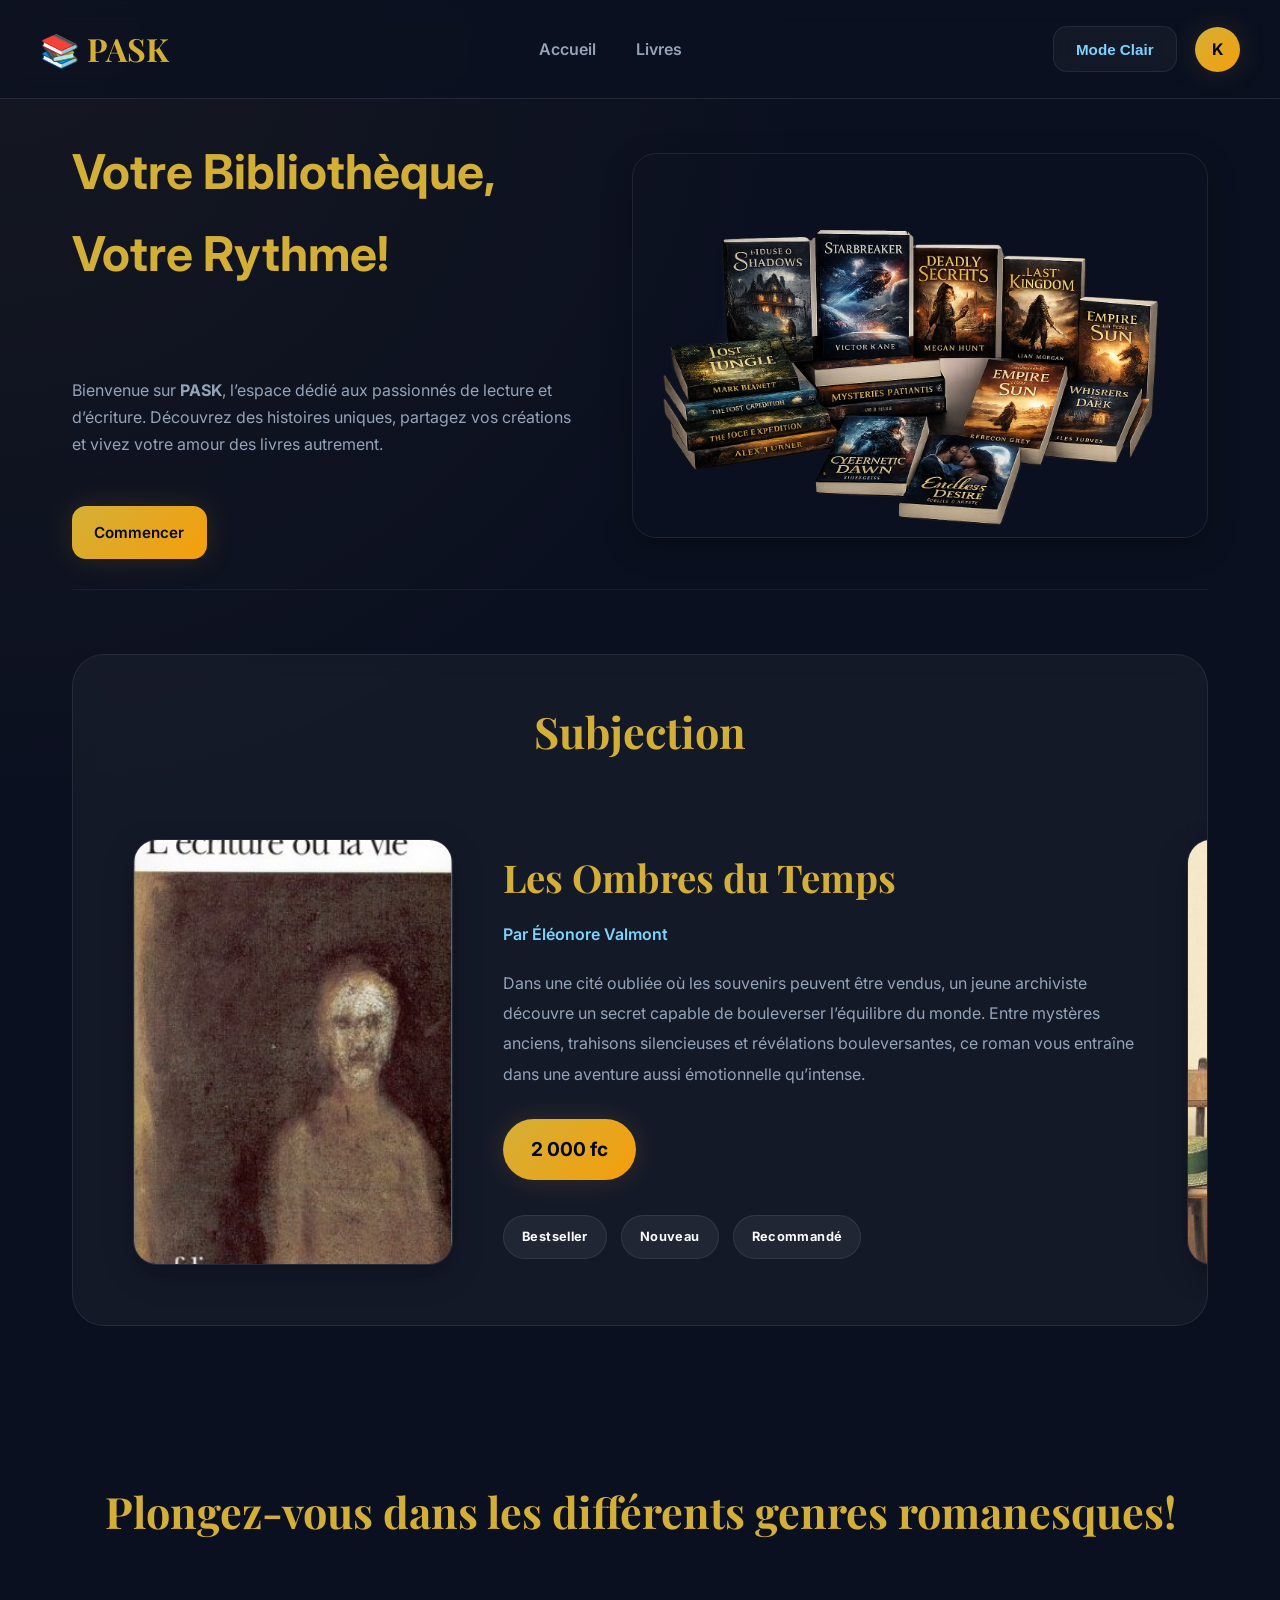
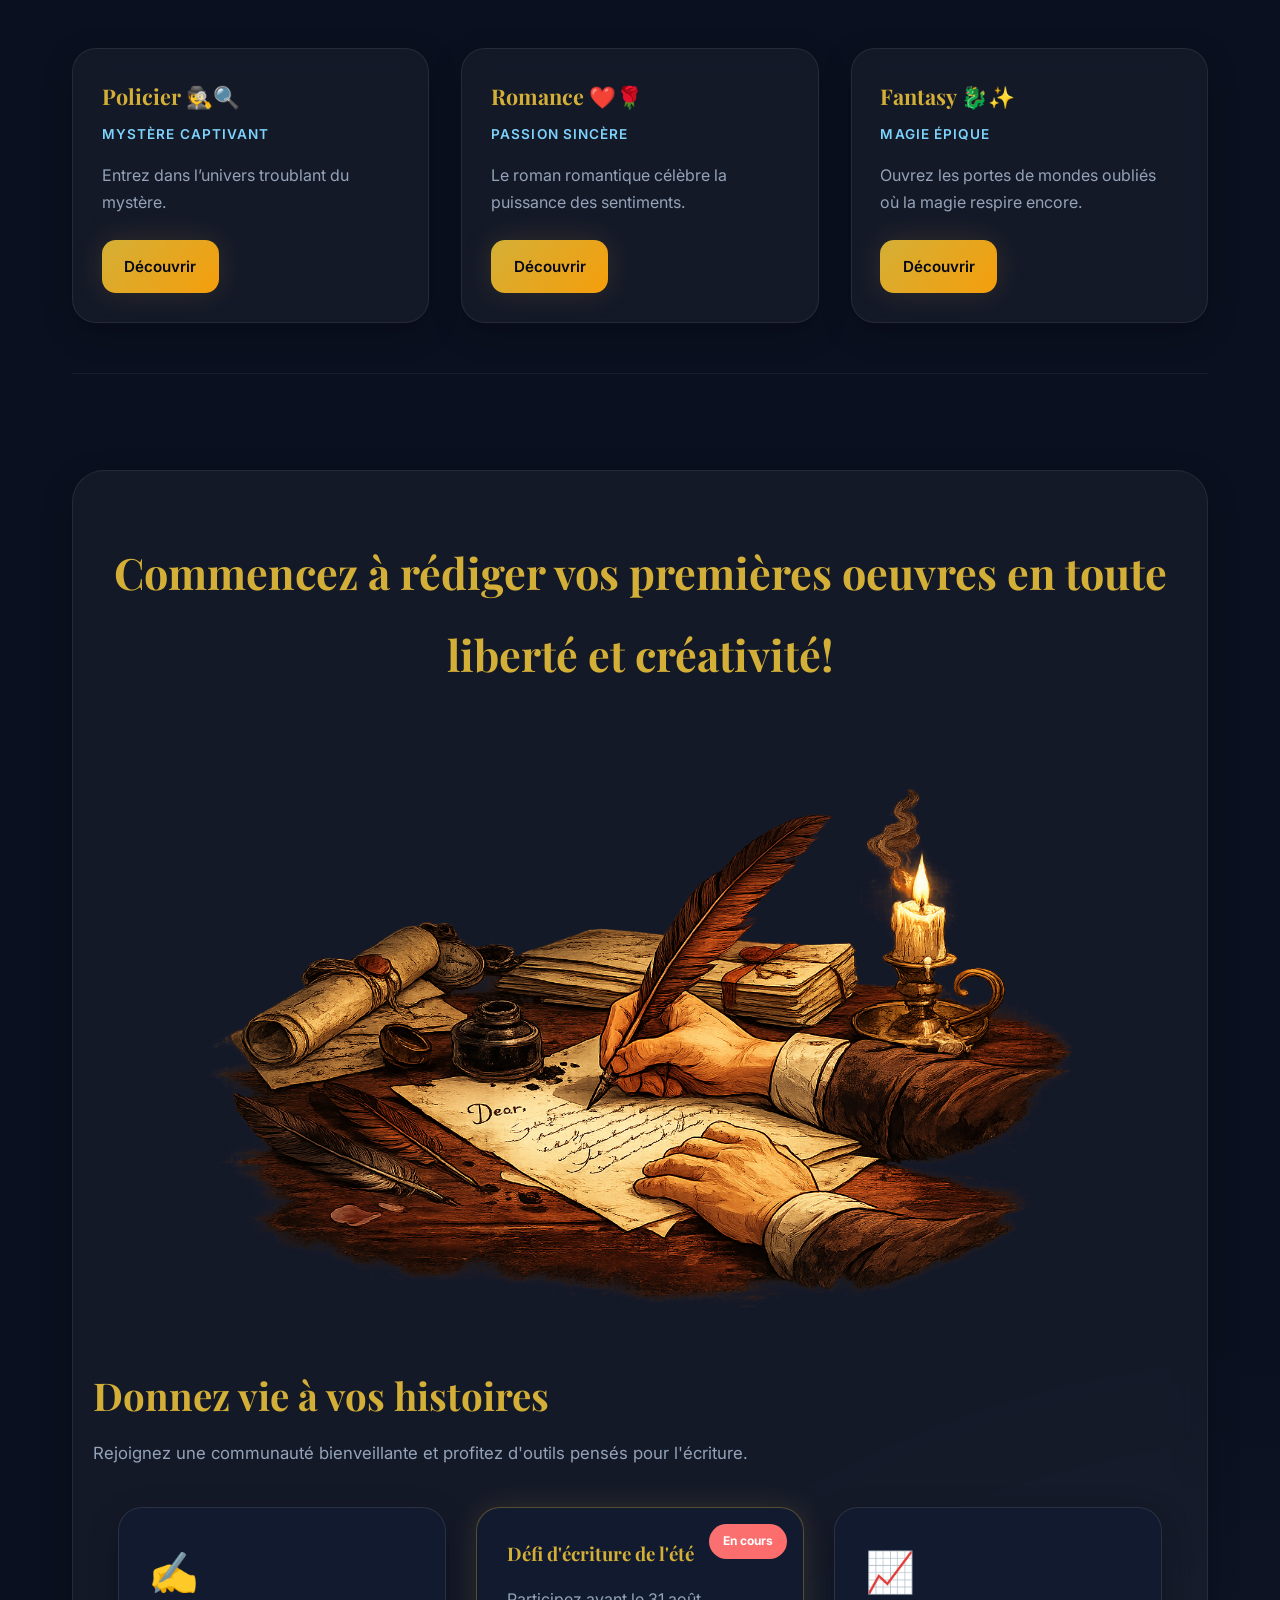
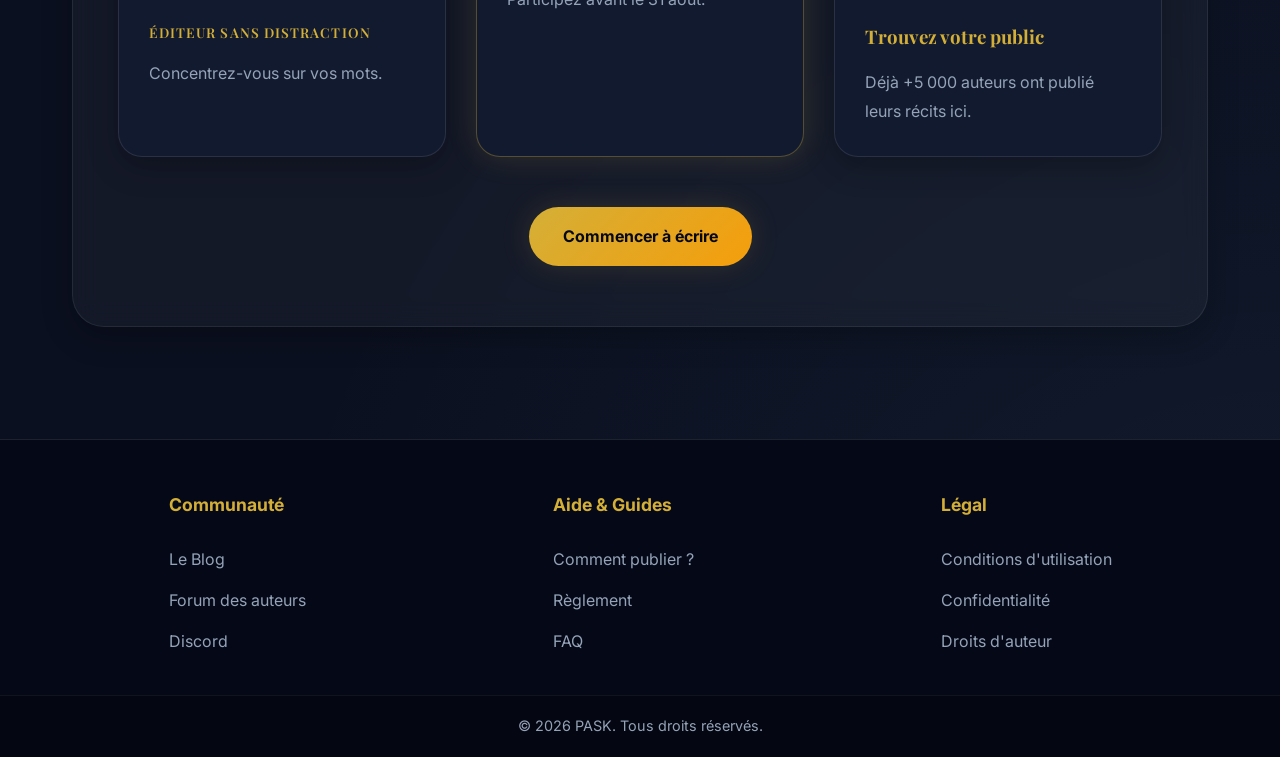
<file: index.html>
<!DOCTYPE html>
<html lang="fr">
<head>
    <meta charset="UTF-8">
    <meta name="viewport" content="width=device-width, initial-scale=1.0">
    <title>PASK | Accueil</title>
   
    <link href="https://fonts.googleapis.com/css2?family=Inter:wght@300;400;500;600;700;800&family=Playfair+Display:wght@600;700;800&display=swap" rel="stylesheet">
    
    <link rel="stylesheet" href="index.css">

</head>

<body>

    <div class="principal">

        <!-- NAVBAR -->
        <header class="navbar">

            <div class="logo">
                📚 PASK
            </div>

            <nav class="nav-center">
                <a href="index.html">Accueil</a>
                <a href="livre.html">Livres</a>
            </nav>

            <div class="nav-right">

                <button id="theme-toggle" class="btn btn-secondary">
                    Mode Clair
                </button>

                <div class="profile">
                    K
                </div>

            </div>

        </header>

        <main class="container">
        
        <section style="margin-bottom: 4rem; border-bottom: 1px solid var(--border-muted); padding-bottom: 30px;">
            
            <div class="container-hero">

                <div>

                    <article class="presentation">

                        <h2 style="color: var(--primary); margin-bottom: 2rem; font-size: 3rem; padding-bottom: 50px;">
                        Votre <strong>Bibliothèque</strong>, Votre <strong>Rythme</strong>!
                        </h2>

                        <p class="text-muted" style="max-width: 600px; margin: 0 auto;">
                        Bienvenue sur <strong>PASK</strong>, l’espace dédié aux passionnés de lecture et d’écriture. 
                        Découvrez des histoires uniques, partagez vos créations et vivez votre amour des livres autrement.
                        </p>

                    </article>

                    <a href="#" class="btn btn-primary" style="margin-top: 3rem;">Commencer</a>

                </div>

                <article>
                    <img src="/IMG/pagueil/ChatGPT Image 22 avr. 2026, 00_08_32.png" alt="Livres" class="livres_img">
                </article>
                
            </div>
            
        </section>

        <!-- SUBJECTION -->

        <section class="subjection">

            <h2>Subjection</h2>

            <div class="subjection-slider" id="subjectionSlider">

                <!-- Livre 1 -->

                <div class="subjection-book">

                    <div class="subjection-image">
                        <img src="/IMG/pagueil/L'écriture ou la vie de Jorge Semprun_ Meilleure lecture cette année.jpeg" alt="">
                    </div>

                    <div class="subjection-content">

                        <h3>Les Ombres du Temps</h3>

                        <p class="author">
                            Par Éléonore Valmont
                        </p>

                        <p class="summary">
                            Dans une cité oubliée où les souvenirs peuvent être vendus, un jeune archiviste découvre un secret capable de bouleverser l’équilibre du monde. Entre mystères anciens, trahisons silencieuses et révélations bouleversantes, ce roman vous entraîne dans une aventure aussi émotionnelle qu’intense.
                        </p>

                        <div class="price">
                            2 000 fc
                        </div>

                        <div class="badges">
                            <span class="book-badge">Bestseller</span>
                            <span class="book-badge">Nouveau</span>
                            <span class="book-badge">Recommandé</span>
                        </div>

                    </div>

                </div>

                <!-- Livre 2 -->

                <div class="subjection-book">

                    <div class="subjection-image">
                        <img src="/IMG/pagueil/Request Rejected.jpeg" alt="">
                    </div>

                    <div class="subjection-content">

                        <h3>La Dernière Éclipse</h3>

                        <p class="author">
                            Par Nathan Karel
                        </p>

                        <p class="summary">
                            Une catastrophe astronomique menace l’humanité tandis qu’une jeune scientifique tente de décrypter un manuscrit interdit. Entre science, suspense et émotions humaines, ce roman construit une tension grandissante jusqu’à un final spectaculaire.
                        </p>

                        <div class="price">
                            1 900 fc
                        </div>

                        <div class="badges">
                            <span class="book-badge">Populaire</span>
                            <span class="book-badge">Bestseller</span>
                            <span class="book-badge">Recommandé</span>
                        </div>

                    </div>

                </div>

            </div>

        </section>

        <section style="margin: auto; margin-bottom: 6rem; padding-top: 3rem;" class="genres">
            <h2 style="text-align: center;">
                Plongez-vous dans les différents genres romanesques!
            </h2>
        </section>

        <div class="grid" style="border-bottom: 1px solid var(--border-muted); padding-bottom: 50px; margin-bottom: 6rem;">
             
            <article class="card">
                <h3 class="card-title">Policier 🕵️🔍</h3>
                <p class="card-subtitle">Mystère Captivant</p>
                <p class="card-text">
                    Entrez dans l’univers troublant du mystère.
                </p>
                <a href="#" class="btn btn-primary">Découvrir</a>
            </article>

            <article class="card">
                <h3 class="card-title">Romance ❤️🌹</h3>
                <p class="card-subtitle">Passion sincère</p>
                <p class="card-text">
                    Le roman romantique célèbre la puissance des sentiments.
                </p>
                <a href="#" class="btn btn-primary">Découvrir</a>
            </article>

            <article class="card">
                <h3 class="card-title">Fantasy 🐉✨</h3>
                <p class="card-subtitle">Magie Épique</p>
                <p class="card-text">
                    Ouvrez les portes de mondes oubliés où la magie respire encore.
                </p>
                <a href="#" class="btn btn-primary">Découvrir</a>
            </article>

        </div>

        <!-- AUTEURS -->

        <section class="espace-auteurs">
        
            <section style="margin-bottom: 3rem;" class="genres">
                <h2 style="text-align: center;">
                    Commencez à rédiger vos premières oeuvres en toute liberté et créativité!
                </h2>
            </section>

            <img src="/IMG/pagueil/ChatGPT Image 7 mai 2026, 01_39_53.png" alt="write" style="width: 930px; margin: auto;">

            <div class="auteurs-en-tete">
                <h2>Donnez vie à vos histoires</h2>
                <p>Rejoignez une communauté bienveillante et profitez d'outils pensés pour l'écriture.</p>
            </div>

            <div class="auteurs-grille">
                
                <div class="carte-auteur">
                    <div class="icone">✍️</div>
                    <h3 class="card-subtitle">Éditeur sans distraction</h3>
                    <p>Concentrez-vous sur vos mots.</p>
                </div>

                <div class="carte-auteur carte-concours">
                    <span class="badge">En cours</span>
                    <h3>Défi d'écriture de l'été</h3>
                    <p>Participez avant le 31 août.</p>
                </div>

                <div class="carte-auteur">
                    <div class="icone">📈</div>
                    <h3>Trouvez votre public</h3>
                    <p>Déjà +5 000 auteurs ont publié leurs récits ici.</p>
                </div>

            </div>

            <div class="auteurs-action">
                <a href="#" class="bouton-ecrire">Commencer à écrire</a>
            </div>

        </section>

    </main>
    </div>

    <footer class="site-footer">

        <div class="footer-colonnes">
        
            <div class="colonne">
                <h3>Communauté</h3>
                <a href="#">Le Blog</a>
                <a href="#">Forum des auteurs</a>
                <a href="#">Discord</a>
            </div>

            <div class="colonne">
                <h3>Aide & Guides</h3>
                <a href="#">Comment publier ?</a>
                <a href="#">Règlement</a>
                <a href="#">FAQ</a>
            </div>

            <div class="colonne">
                <h3>Légal</h3>
                <a href="#">Conditions d'utilisation</a>
                <a href="#">Confidentialité</a>
                <a href="#">Droits d'auteur</a>
            </div>

        </div>

        <div class="footer-bas">
            <p>&copy; 2026 PASK. Tous droits réservés.</p>
        </div>

    </footer>

    <script>

        document.addEventListener('DOMContentLoaded', () => {

            const themeToggleBtn = document.getElementById('theme-toggle');

            themeToggleBtn.addEventListener('click', () => {

                document.body.classList.toggle('light');

                if (document.body.classList.contains('light')) {
                    themeToggleBtn.innerText = 'Mode Sombre';
                } else {
                    themeToggleBtn.innerText = 'Mode Clair';
                }

            });

            // SLIDER AUTOMATIQUE

            const slider = document.getElementById('subjectionSlider');

            let index = 0;

            setInterval(() => {

                index++;

                if(index > 1){
                    index = 0;
                }

                slider.style.transform = `translateX(-${index * 100}%)`;

            }, 5000);

        });

    </script>

</body>
</html>
</file>
<file: index.css>
/* ==========================================================================
   1. VARIABLES PREMIUM PASK
   ========================================================================== */

:root{

--bg-dark:#050816;
--bg:#0b1020;
--bg-light:#121a2f;

--text:#f8fafc;
--text-muted:#94a3b8;

--primary:#d4af37;
--secondary:#7dd3fc;
--highlight:#f59e0b;

--border:rgba(255,255,255,0.10);
--border-muted:rgba(255,255,255,0.05);

--danger:#f87171;
--warning:#facc15;
--success:#4ade80;
--info:#60a5fa;

--glass:rgba(255,255,255,0.04);
--glass-border:rgba(255,255,255,0.08);
--modal-overlay-bg:rgba(5,8,22,0.85);

--shadow-soft:0 10px 30px rgba(0,0,0,0.25);
--shadow-gold:0 0 30px rgba(212,175,55,0.15);

--font-serif:'Playfair Display',serif;
--font-sans:'Inter',sans-serif;

--transition:all .45s cubic-bezier(.16,1,.3,1);
}

/* ==========================================================================
   MODE CLAIR
   ========================================================================== */

body.light{

--bg-dark:#f1f5f9;
--bg:#f8fafc;
--bg-light:#ffffff;

--text:#0f172a;
--text-muted:#475569;

--border:rgba(15,23,42,0.08);
--border-muted:rgba(15,23,42,0.04);

--glass:rgba(15,23,42,0.02);
--glass-border:rgba(15,23,42,0.08);
--modal-overlay-bg:rgba(248,250,252,0.85);

--shadow-soft:0 10px 30px rgba(15,23,42,0.08);

}

/* ==========================================================================
   RESET
   ========================================================================== */

*,
*::before,
*::after{
box-sizing:border-box;
margin:0;
padding:0;
}

html{
scroll-behavior:smooth;
}

body{
font-family:var(--font-sans);
background:
radial-gradient(circle at top left, rgba(212,175,55,0.05), transparent 20%),
radial-gradient(circle at bottom right, rgba(125,211,252,0.06), transparent 25%),
var(--bg);
color:var(--text);
line-height:1.7;
transition:var(--transition);
overflow-x:hidden;
}

img{
max-width:100%;
display:block;
}

a{
text-decoration:none;
color:inherit;
}

.container{
max-width:1200px;
margin:auto;
padding:2rem;
}

.text-muted{
color:var(--text-muted);
}

/* ==========================================================================
   NAVBAR
   ========================================================================== */

.navbar{
width:100%;
display:flex;
align-items:center;
justify-content:space-between;
padding:22px 40px;
background:rgba(11,16,32,0.75);
backdrop-filter:blur(12px);
border-bottom:1px solid var(--border);
position:sticky;
top:0;
z-index:999;
}

body.light .navbar{
background:rgba(255,255,255,0.8);
}

.logo{
font-size:2rem;
font-weight:700;
font-family:var(--font-serif);
color:var(--primary);
}

.nav-center{
display:flex;
align-items:center;
gap:40px;
}

.nav-center a{
font-size:1rem;
font-weight:600;
color:var(--text-muted);
transition:var(--transition);
position:relative;
}

.nav-center a:hover{
color:var(--primary);
}

.nav-center a::after{
content:"";
position:absolute;
bottom:-8px;
left:0;
width:0;
height:2px;
background:var(--primary);
transition:var(--transition);
}

.nav-center a:hover::after{
width:100%;
}

.nav-right{
display:flex;
align-items:center;
gap:18px;
}

.profile{
width:45px;
height:45px;
border-radius:50%;
background:linear-gradient(
135deg,
var(--primary),
var(--highlight)
);
display:flex;
align-items:center;
justify-content:center;
font-weight:700;
color:var(--bg-dark);
font-size:1rem;
box-shadow:var(--shadow-gold);
}

/* ==========================================================================
   BUTTONS
   ========================================================================== */

.btn{
display:inline-flex;
align-items:center;
justify-content:center;
gap:10px;
padding:.85rem 1.4rem;
border:none;
border-radius:14px;
font-weight:600;
cursor:pointer;
transition:var(--transition);
font-size:.95rem;
}

.btn:hover{
transform:translateY(-3px);
}

.btn-primary{
background:linear-gradient(
135deg,
var(--primary),
var(--highlight)
);
color:var(--bg-dark);
box-shadow:var(--shadow-gold);
}

.btn-secondary{
background:var(--glass);
backdrop-filter:blur(10px);
border:1px solid var(--glass-border);
color:var(--secondary);
}

/* ==========================================================================
   HERO
   ========================================================================== */

.presentation{
width:500px;
}

.container-hero{
width:100%;
display:flex;
justify-content:space-evenly;
align-items:center;
gap:60px;
}

.principal{
display:flex;
flex-direction:column;
min-height:100vh;
}

.livres_img{
width:600px;
margin:auto;
border-radius:24px;
overflow:hidden;
box-shadow:var(--shadow-soft);
border:1px solid var(--glass-border);
}

/* ==========================================================================
   SUBJECTION
   ========================================================================== */

.subjection{
margin-bottom:6rem;
padding:40px;
border-radius:32px;
background:var(--glass);
border:1px solid var(--glass-border);
backdrop-filter:blur(12px);
overflow:hidden;
position:relative;
}

.subjection h2{
font-size:2.7rem;
text-align:center;
margin-bottom:50px;
font-family:var(--font-serif);
color:var(--primary);
}

.subjection-slider{
display:flex;
transition:transform .8s ease;
}

.subjection-book{
min-width:100%;
display:flex;
align-items:center;
gap:50px;
padding:20px;
}

.subjection-image{
width:320px;
aspect-ratio:3/4;
overflow:hidden;
border-radius:24px;
flex-shrink:0;
box-shadow:var(--shadow-soft);
border:1px solid var(--glass-border);
}

.subjection-image img{
width:100%;
height:100%;
object-fit:cover;
}

.subjection-content{
flex:1;
}

.subjection-content h3{
font-size:2.4rem;
font-family:var(--font-serif);
margin-bottom:10px;
color:var(--primary);
}

.author{
font-size:1rem;
margin-bottom:20px;
color:var(--secondary);
font-weight:600;
}

.summary{
color:var(--text-muted);
margin-bottom:30px;
line-height:1.9;
}

.price{
display:inline-flex;
align-items:center;
justify-content:center;
padding:14px 28px;
border-radius:999px;
background:linear-gradient(
135deg,
var(--primary),
var(--highlight)
);
color:var(--bg-dark);
font-size:1.2rem;
font-weight:700;
margin-bottom:25px;
box-shadow:var(--shadow-gold);
}

.badges{
display:flex;
flex-wrap:wrap;
gap:14px;
margin-top:10px;
}

.book-badge{
padding:10px 18px;
border-radius:999px;
font-size:.8rem;
font-weight:700;
letter-spacing:.03em;
background:rgba(255,255,255,0.06);
border:1px solid var(--glass-border);
color:var(--text);
}

/* ==========================================================================
   GENRES
   ========================================================================== */

section.genres{
font-family:var(--font-serif);
font-size:1.15rem;
line-height:1.9;
color:var(--text);
text-align:justify;
}

section.genres h2{
font-size:2.7rem;
margin-bottom:1rem;
color:var(--primary);
}

/* ==========================================================================
   GRID
   ========================================================================== */

.grid{
display:grid;
grid-template-columns:repeat(auto-fill,minmax(300px,1fr));
gap:2rem;
margin-top:2rem;
}

.card{
background:var(--glass);
backdrop-filter:blur(14px);
border:1px solid var(--glass-border);
border-radius:24px;
padding:1.8rem;
transition:var(--transition);
box-shadow:var(--shadow-soft);
overflow:hidden;
position:relative;
}

.card:hover{
transform:translateY(-8px);
border-color:rgba(212,175,55,0.25);
box-shadow:var(--shadow-gold);
}

.card-title{
font-size:1.35rem;
margin-bottom:.5rem;
font-weight:700;
color:var(--primary);
font-family:var(--font-serif);
}

.card-subtitle{
font-size:.85rem;
text-transform:uppercase;
letter-spacing:.08em;
margin-bottom:1rem;
color:var(--secondary);
font-weight:600;
}

.card-text{
color:var(--text-muted);
margin-bottom:1.5rem;
}

/* ==========================================================================
   AUTEURS
   ========================================================================== */

.espace-auteurs{
background:var(--glass);
border:1px solid var(--glass-border);
border-radius:32px;
padding:60px 20px;
backdrop-filter:blur(14px);
box-shadow:var(--shadow-soft);
}

.auteurs-en-tete h2{
font-size:2.4rem;
margin-bottom:10px;
color:var(--primary);
font-family:var(--font-serif);
}

.auteurs-en-tete p{
font-size:1.05rem;
margin-bottom:40px;
color:var(--text-muted);
}

.auteurs-grille{
display:flex;
justify-content:center;
gap:30px;
max-width:1100px;
margin:auto;
flex-wrap:wrap;
}

.carte-auteur{
background:var(--bg-light);
border:1px solid var(--border);
border-radius:24px;
padding:30px;
width:30%;
min-width:280px;
box-shadow:var(--shadow-soft);
transition:var(--transition);
position:relative;
overflow:hidden;
}

.carte-auteur:hover{
transform:translateY(-8px);
border-color:rgba(212,175,55,0.25);
}

.carte-auteur .icone{
font-size:2.5rem;
margin-bottom:15px;
}

.carte-auteur h3{
margin-bottom:15px;
color:var(--primary);
font-family:var(--font-serif);
}

.carte-auteur p{
color:var(--text-muted);
line-height:1.8;
}

.carte-concours{
border:1px solid rgba(212,175,55,0.35);
box-shadow:var(--shadow-gold);
}

.badge{
position:absolute;
top:16px;
right:16px;
background:linear-gradient(
135deg,
var(--danger),
#ff6b6b
);
color:white;
padding:7px 14px;
border-radius:999px;
font-size:.75rem;
font-weight:700;
}

.auteurs-action{
margin-top:50px;
text-align:center;
}

.bouton-ecrire{
display:inline-flex;
align-items:center;
justify-content:center;
padding:16px 34px;
border-radius:999px;
background:linear-gradient(
135deg,
var(--primary),
var(--highlight)
);
color:var(--bg-dark);
font-weight:700;
transition:var(--transition);
box-shadow:var(--shadow-gold);
}

/* ==========================================================================
   FOOTER
   ========================================================================== */

.site-footer{
margin-top:80px;
background:var(--bg-dark);
border-top:1px solid var(--border);
padding-top:50px;
}

.footer-colonnes{
display:flex;
justify-content:space-around;
max-width:1200px;
margin:auto;
padding:0 20px 40px;
gap:30px;
}

.colonne{
display:flex;
flex-direction:column;
gap:14px;
}

.colonne h3{
font-size:1.1rem;
color:var(--primary);
margin-bottom:12px;
}

.colonne a{
color:var(--text-muted);
transition:var(--transition);
}

.footer-bas{
background:rgba(0,0,0,0.25);
text-align:center;
padding:18px;
font-size:.9rem;
color:var(--text-muted);
border-top:1px solid var(--border-muted);
}

/* ==========================================================================
   RESPONSIVE
   ========================================================================== */

@media(max-width:992px){

.container-hero{
flex-direction:column;
text-align:center;
}

.presentation{
width:100%;
}

.subjection-book{
flex-direction:column;
text-align:center;
}

.subjection-image{
width:100%;
max-width:320px;
}

.carte-auteur{
width:100%;
}

.footer-colonnes{
flex-wrap:wrap;
justify-content:flex-start;
}

}

@media(max-width:768px){

.navbar{
flex-direction:column;
gap:20px;
padding:20px;
}

.nav-center{
gap:20px;
flex-wrap:wrap;
justify-content:center;
}

.grid{
grid-template-columns:1fr;
}

.container{
padding:20px 14px;
}

.footer-colonnes{
flex-direction:column;
}

}
</file>
